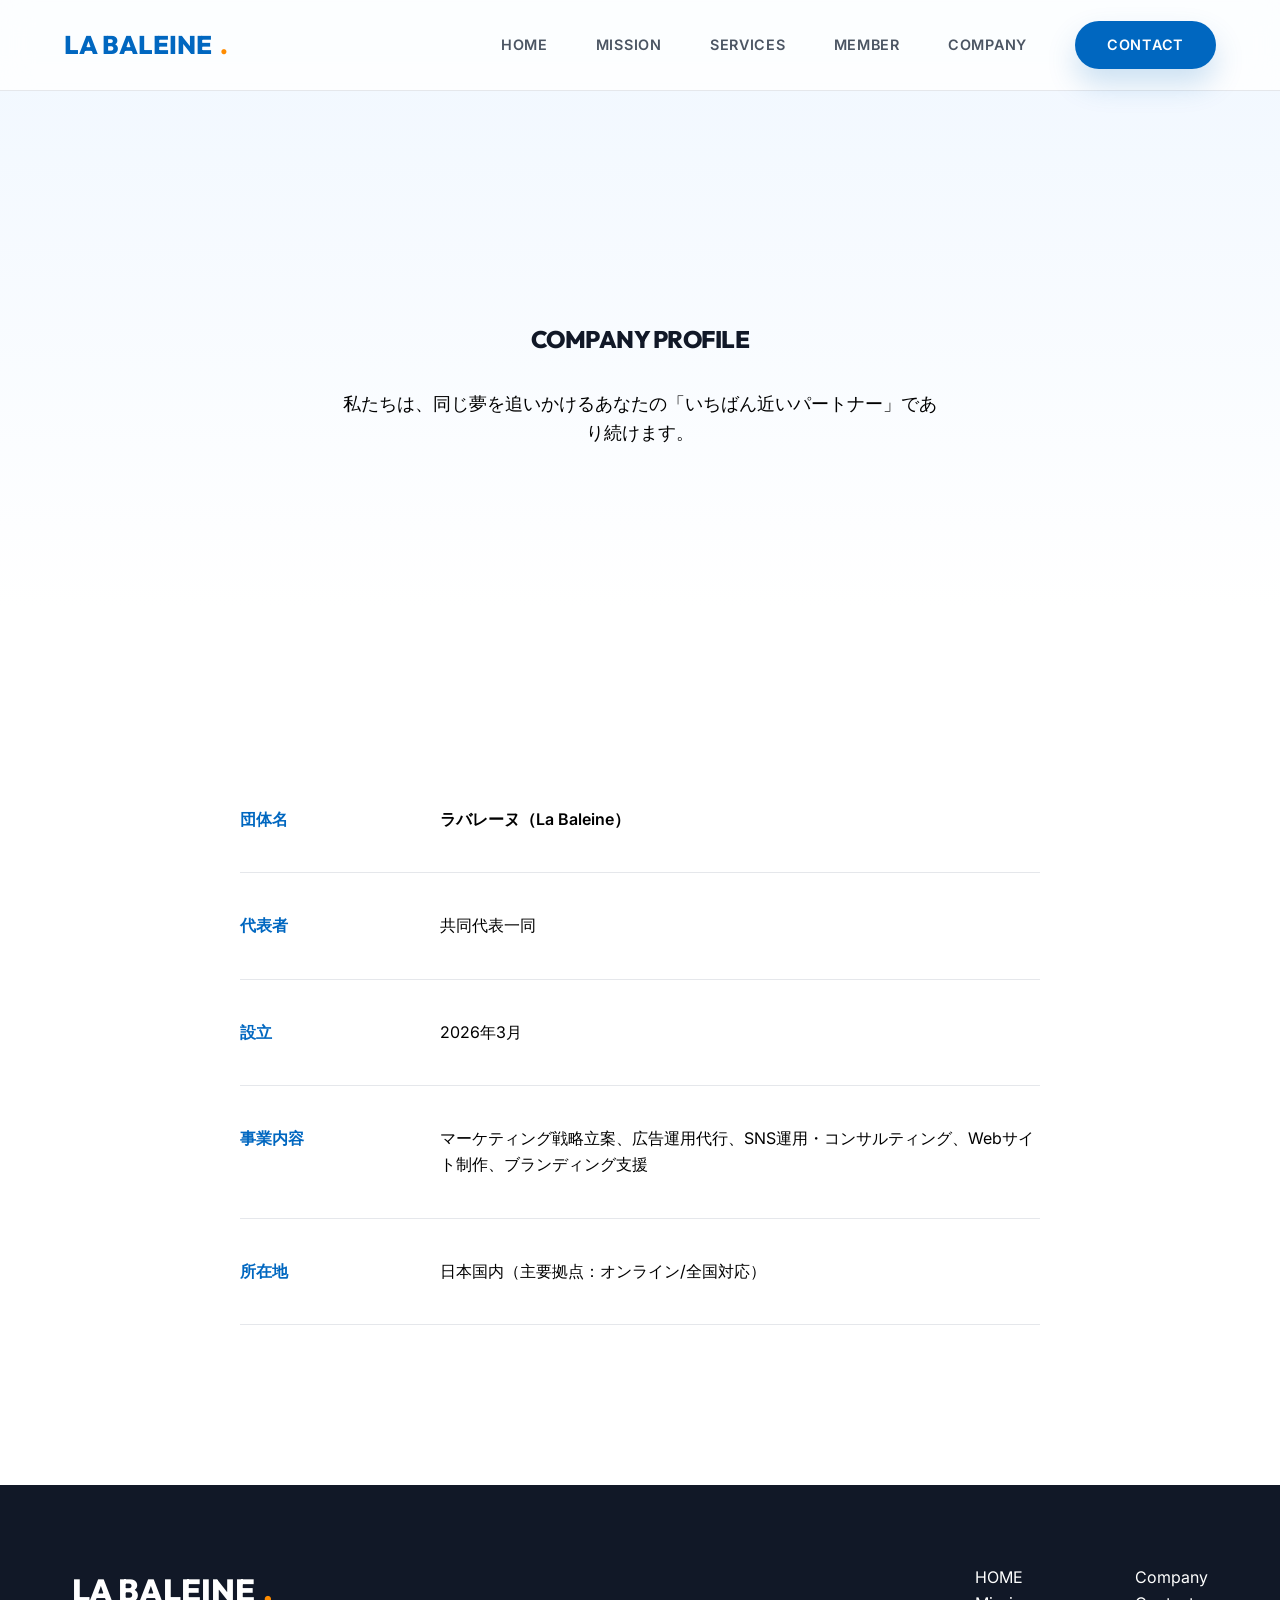
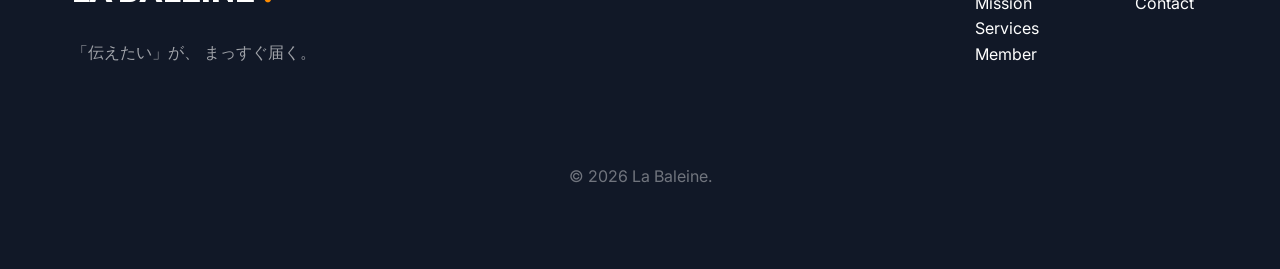
<file: company.html>
<!DOCTYPE html>
<html lang="ja">

<head>
    <meta charset="UTF-8">
    <meta name="viewport" content="width=device-width, initial-scale=1.0">
    <title>会社概要 | La Baleine</title>
    <link rel="stylesheet" href="style.css">
</head>

<body>
    <header>
        <nav>
            <a href="index.html" class="logo">LA BALEINE<span>.</span></a>
            <div class="menu-toggle">
                <span></span>
                <span></span>
                <span></span>
            </div>
            <ul class="nav-links">
                <li><a href="index.html">HOME</a></li>
                <li><a href="mission.html">Mission</a></li>
                <li><a href="services.html">Services</a></li>
                <li><a href="member.html">Member</a></li>
                <li><a href="company.html">Company</a></li>
                <li><a href="contact.html" class="btn btn-primary" style="padding: 0.8rem 2rem;">Contact</a></li>
            </ul>
        </nav>
    </header>

    <main>
        <section class="page-header"
            style="padding-top: 20rem; background: linear-gradient(to bottom, #f0f7ff, var(--bg-white)); text-align: center;">
            <div class="container">
                <h1 class="reveal">COMPANY PROFILE</h1>
                <p class="reveal"
                    style="color: #000000; margin-top: 2rem; font-size: 1.1rem; max-width: 600px; margin-left: auto; margin-right: auto;">
                    私たちは、同じ夢を追いかけるあなたの「いちばん近いパートナー」であり続けます。</p>
            </div>
        </section>

        <!-- Company Info Table -->
        <section class="company-info" style="padding: 10rem 0;">
            <div class="container">
                <div class="reveal" style="max-width: 800px; margin: 0 auto;">
                    <div class="info-row" style="display: flex; border-bottom: 1px solid var(--border-light); padding: 2.5rem 0;">
                        <div class="info-label" style="width: 200px; font-weight: 800; color: var(--brand-blue); font-family: 'Outfit'; flex-shrink: 0;">
                            団体名</div>
                        <div style="font-weight: 600; color: #000000;">ラバレーヌ（La Baleine）</div>
                    </div>
                    <div class="info-row" style="display: flex; border-bottom: 1px solid var(--border-light); padding: 2.5rem 0;">
                        <div class="info-label" style="width: 200px; font-weight: 800; color: var(--brand-blue); font-family: 'Outfit'; flex-shrink: 0;">
                            代表者</div>
                        <div style="color: #000000;">共同代表一同</div>
                    </div>
                    <div class="info-row" style="display: flex; border-bottom: 1px solid var(--border-light); padding: 2.5rem 0;">
                        <div class="info-label" style="width: 200px; font-weight: 800; color: var(--brand-blue); font-family: 'Outfit'; flex-shrink: 0;">設立
                        </div>
                        <div style="color: #000000;">2026年3月</div>
                    </div>
                    <div class="info-row" style="display: flex; border-bottom: 1px solid var(--border-light); padding: 2.5rem 0;">
                        <div class="info-label" style="width: 200px; font-weight: 800; color: var(--brand-blue); font-family: 'Outfit'; flex-shrink: 0;">
                            事業内容</div>
                        <div style="color: #000000;">マーケティング戦略立案、広告運用代行、SNS運用・コンサルティング、Webサイト制作、ブランディング支援</div>
                    </div>
                    <div class="info-row" style="display: flex; border-bottom: 1px solid var(--border-light); padding: 2.5rem 0;">
                        <div class="info-label" style="width: 200px; font-weight: 800; color: var(--brand-blue); font-family: 'Outfit'; flex-shrink: 0;">
                            所在地</div>
                        <div style="color: #000000;">日本国内（主要拠点：オンライン/全国対応）</div>
                    </div>
                </div>
            </div>
        </section>
    </main>

    <footer style="padding: 5rem 0; background: var(--text-primary); color: #ffffff;">
        <div class="container">
            <div style="display: flex; justify-content: space-between; flex-wrap: wrap; gap: 4rem;">
                <div>
                    <a href="index.html" class="logo" style="color: #ffffff; font-size: 2rem;">LA
                        BALEINE<span>.</span></a>
                    <p style="margin-top: 1.5rem; color: rgba(255,255,255,0.6);">「伝えたい」が、
まっすぐ届く。</p>
                </div>
                <div style="display: flex; gap: 6rem;">
                    <ul style="list-style: none;">
                        <li><a href="index.html" style="color: #ffffff; text-decoration: none;">HOME</a></li>
                        <li><a href="mission.html" style="color: #ffffff; text-decoration: none;">Mission</a></li>
                        <li><a href="services.html" style="color: #ffffff; text-decoration: none;">Services</a></li>
                        <li><a href="member.html" style="color: #ffffff; text-decoration: none;">Member</a></li>
                    </ul>
                    <ul style="list-style: none;">
                        <li><a href="company.html" style="color: #ffffff; text-decoration: none;">Company</a></li>
                        <li><a href="contact.html" style="color: #ffffff; text-decoration: none;">Contact</a></li>
                    </ul>
                </div>
            </div>
            <div style="margin-top: 6rem; text-align: center; color: rgba(255,255,255,0.4);">&copy; 2026 La Baleine.
            </div>
        </div>
    </footer>
    <script src="script.js"></script>
</body>

</html>
</file>
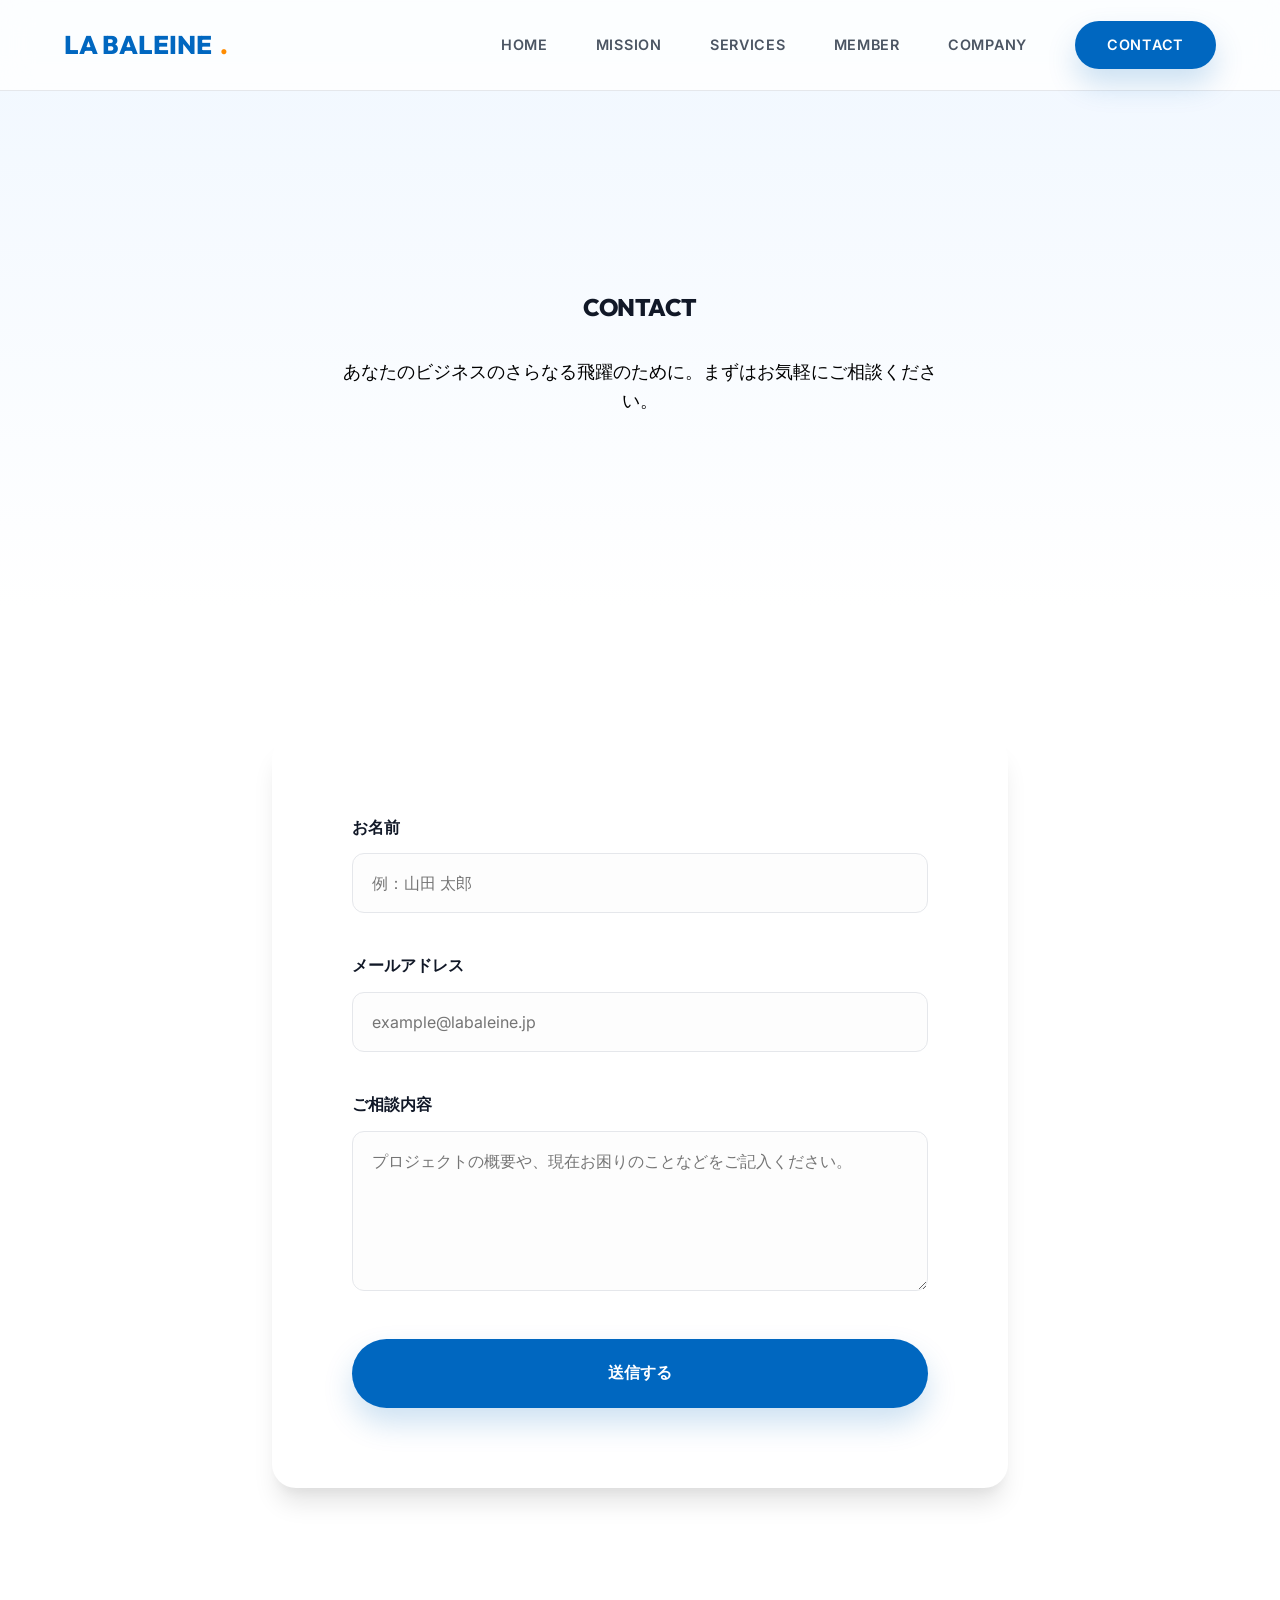
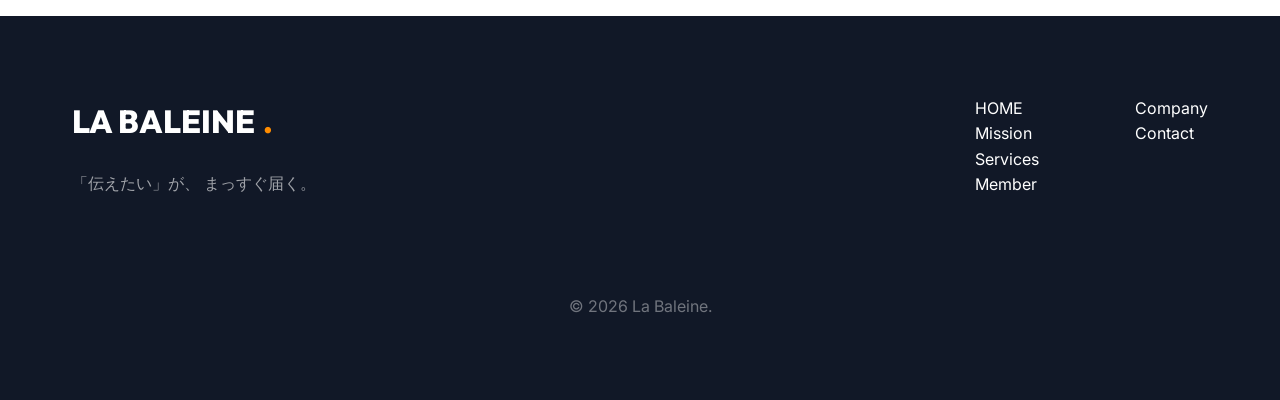
<file: contact.html>
<!DOCTYPE html>
<html lang="ja">

<head>
    <meta charset="UTF-8">
    <meta name="viewport" content="width=device-width, initial-scale=1.0">
    <title>CONTACT | La Baleine</title>
    <link rel="stylesheet" href="style.css">
</head>

<body>
    <header>
        <nav>
            <a href="index.html" class="logo">LA BALEINE<span>.</span></a>
            <div class="menu-toggle">
                <span></span>
                <span></span>
                <span></span>
            </div>
            <ul class="nav-links">
                <li><a href="index.html">HOME</a></li>
                <li><a href="mission.html">Mission</a></li>
                <li><a href="services.html">Services</a></li>
                <li><a href="member.html">Member</a></li>
                <li><a href="company.html">Company</a></li>
                <li><a href="contact.html" class="btn btn-primary" style="padding: 0.8rem 2rem;">Contact</a></li>
            </ul>
        </nav>
    </header>

    <main>
        <section class="page-header"
            style="padding-top: 18rem; text-align: center; background: linear-gradient(to bottom, #f0f7ff, var(--bg-white));">
            <div class="container">
                <h1 class="reveal">CONTACT</h1>
                <p class="reveal" style="color: #000000; max-width: 600px; margin: 2rem auto; font-size: 1.1rem;">
                    あなたのビジネスのさらなる飛躍のために。まずはお気軽にご相談ください。
                </p>
            </div>
        </section>

        <section class="contact-section" style="padding: 8rem 0;">
            <div class="container" style="max-width: 800px;">
                <form class="reveal card" style="padding: 5rem; box-shadow: var(--shadow-lg);">
                    <div class="form-group">
                        <label>お名前</label>
                        <input type="text" placeholder="例：山田 太郎">
                    </div>
                    <div class="form-group">
                        <label>メールアドレス</label>
                        <input type="email" placeholder="example@labaleine.jp">
                    </div>
                    <div class="form-group">
                        <label>ご相談内容</label>
                        <textarea rows="6" placeholder="プロジェクトの概要や、現在お困りのことなどをご記入ください。"></textarea>
                    </div>
                    <button type="submit" class="btn btn-primary" style="width: 100%; padding: 1.5rem;">送信する</button>
                </form>
            </div>
        </section>
    </main>

    <footer style="padding: 5rem 0; background: var(--text-primary); color: #ffffff;">
        <div class="container">
            <div style="display: flex; justify-content: space-between; flex-wrap: wrap; gap: 4rem;">
                <div>
                    <a href="index.html" class="logo" style="color: #ffffff; font-size: 2rem;">LA
                        BALEINE<span>.</span></a>
                    <p style="margin-top: 1.5rem; color: rgba(255,255,255,0.6);">「伝えたい」が、
まっすぐ届く。</p>
                </div>
                <div style="display: flex; gap: 6rem;">
                    <ul style="list-style: none;">
                        <li><a href="index.html" style="color: #ffffff; text-decoration: none;">HOME</a></li>
                        <li><a href="mission.html" style="color: #ffffff; text-decoration: none;">Mission</a></li>
                        <li><a href="services.html" style="color: #ffffff; text-decoration: none;">Services</a></li>
                        <li><a href="member.html" style="color: #ffffff; text-decoration: none;">Member</a></li>
                    </ul>
                    <ul style="list-style: none;">
                        <li><a href="company.html" style="color: #ffffff; text-decoration: none;">Company</a></li>
                        <li><a href="contact.html" style="color: #ffffff; text-decoration: none;">Contact</a></li>
                    </ul>
                </div>
            </div>
            <div style="margin-top: 6rem; text-align: center; color: rgba(255,255,255,0.4);">&copy; 2026 La Baleine.
            </div>
        </div>
    </footer>
    <script src="script.js"></script>
</body>

</html>
</file>
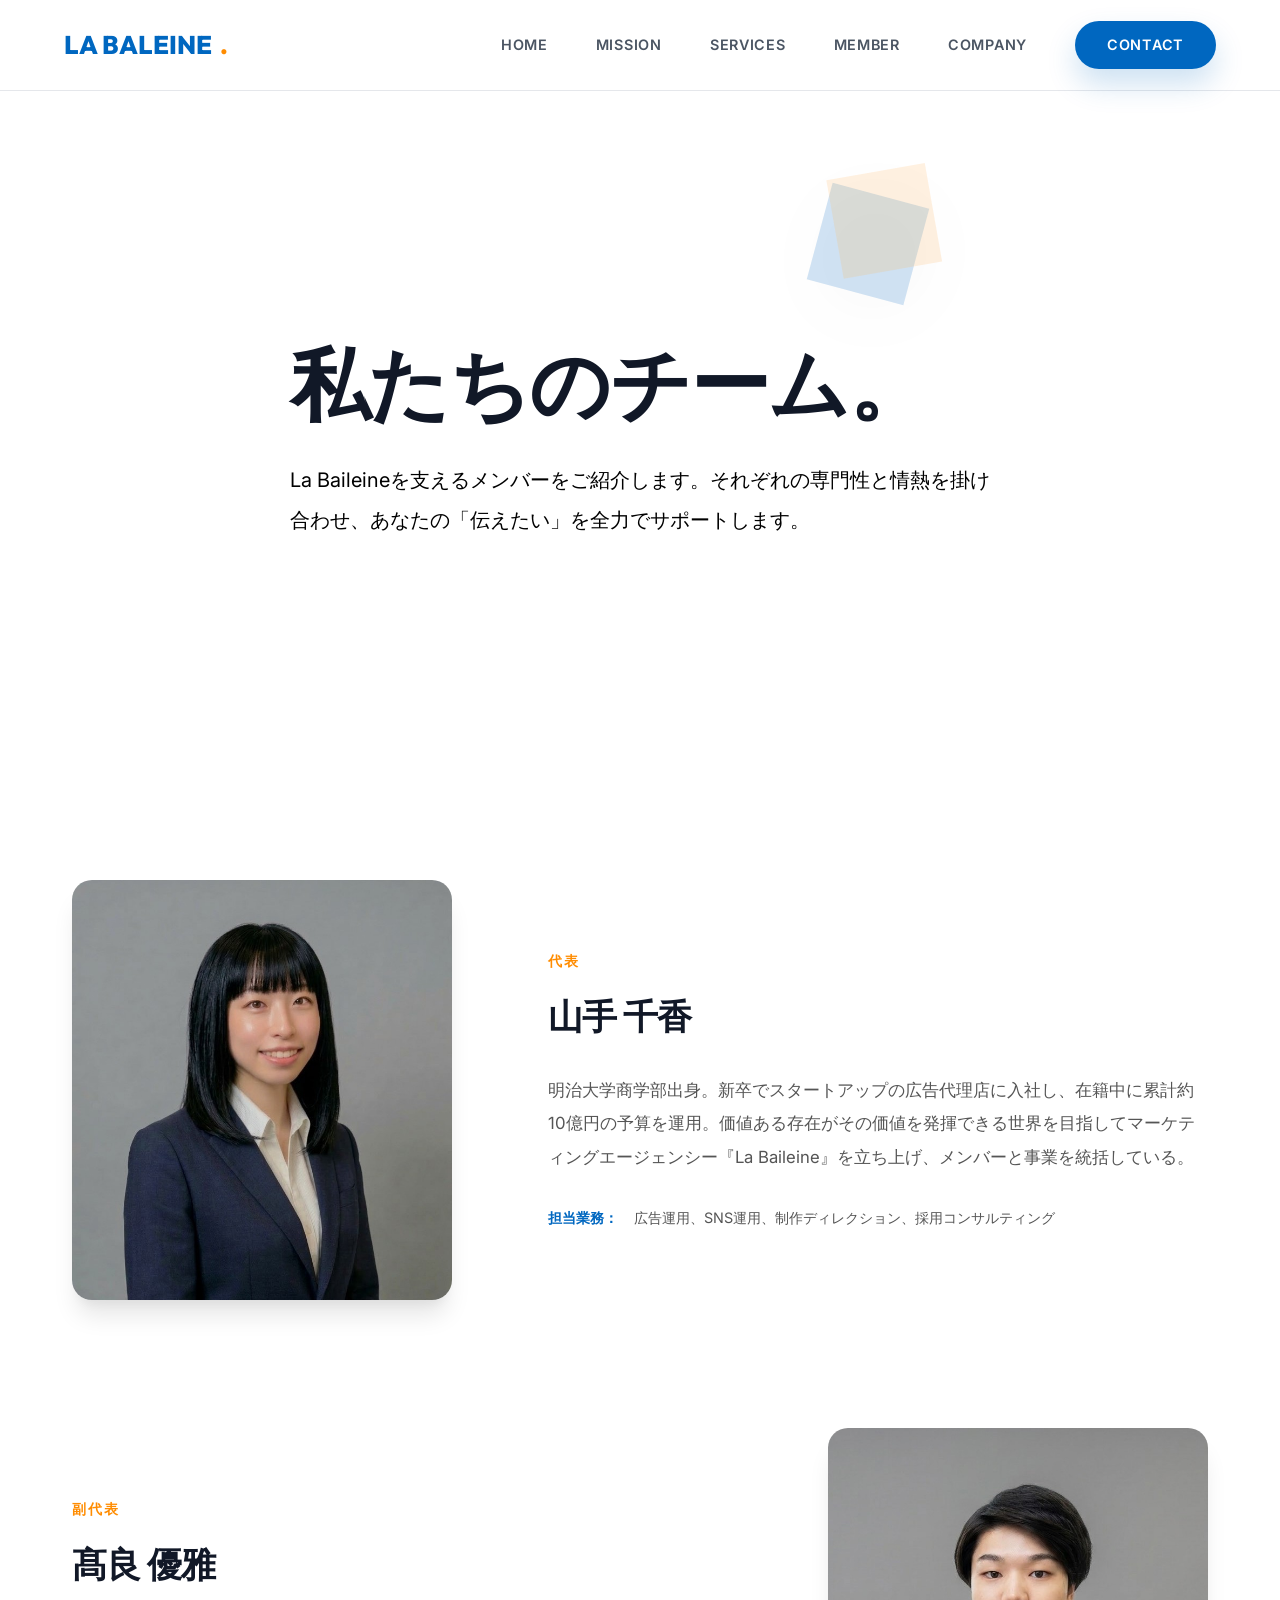
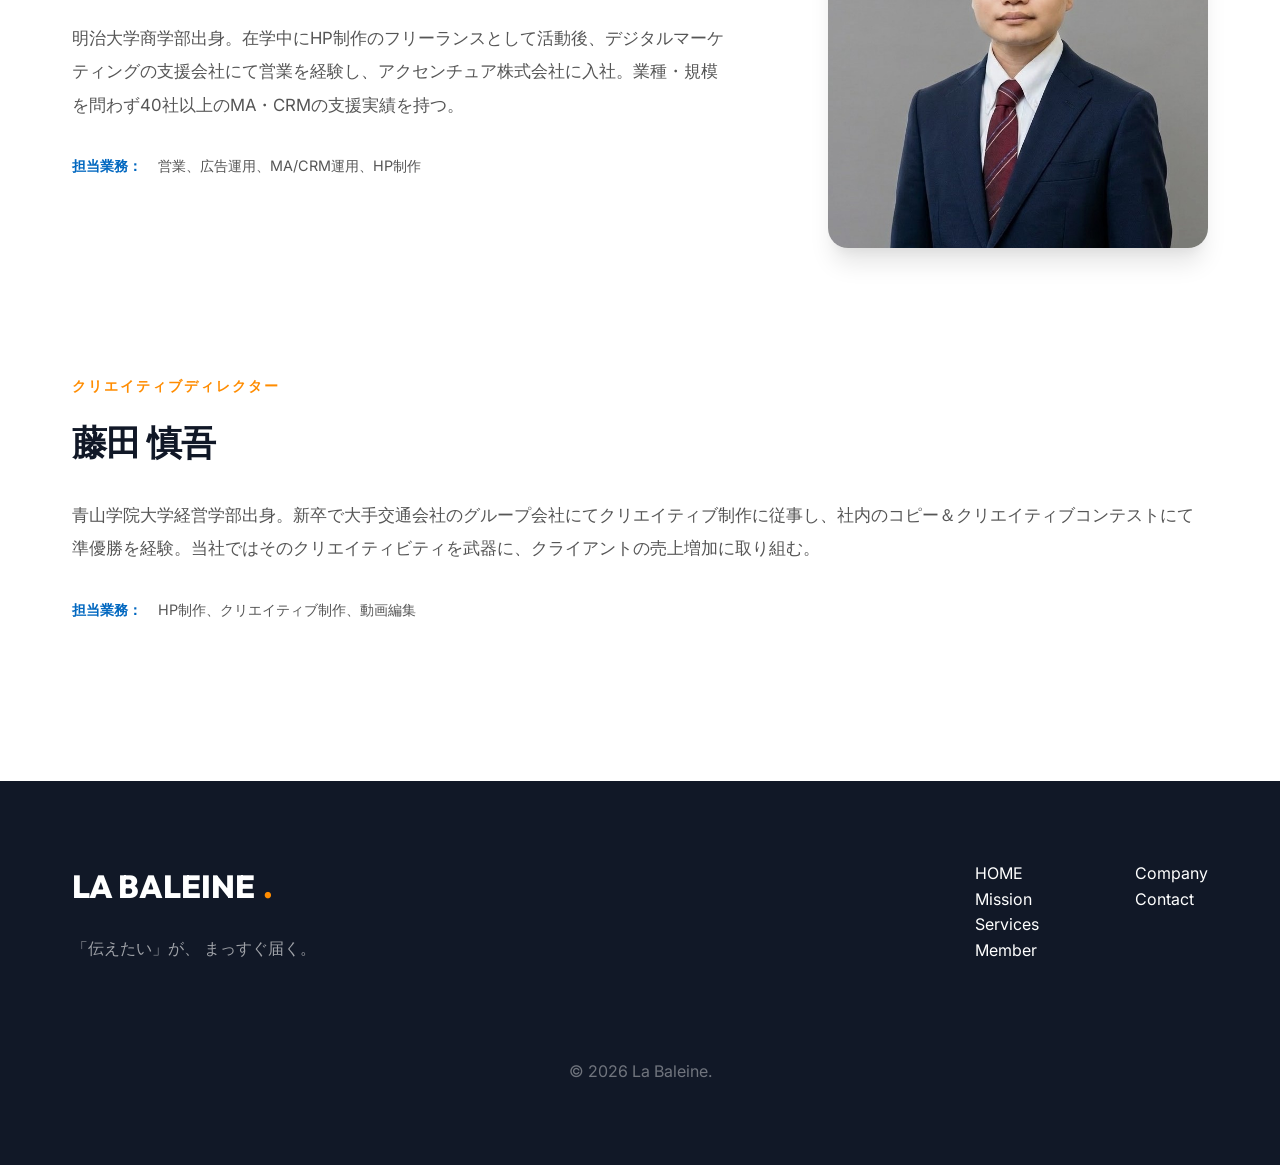
<file: member.html>
<!DOCTYPE html>
<html lang="ja">

<head>
    <meta charset="UTF-8">
    <meta name="viewport" content="width=device-width, initial-scale=1.0">
    <title>MEMBER | La Baleine</title>
    <link rel="stylesheet" href="style.css">
</head>

<body>
    <header>
        <nav>
            <a href="index.html" class="logo">LA BALEINE<span>.</span></a>
            <div class="menu-toggle">
                <span></span>
                <span></span>
                <span></span>
            </div>
            <ul class="nav-links">
                <li><a href="index.html">HOME</a></li>
                <li><a href="mission.html">Mission</a></li>
                <li><a href="services.html">Services</a></li>
                <li><a href="member.html">Member</a></li>
                <li><a href="company.html">Company</a></li>
                <li><a href="contact.html" class="btn btn-primary" style="padding: 0.8rem 2rem;">Contact</a></li>
            </ul>
        </nav>
    </header>

    <main>
        <section class="page-header"
            style="padding-top: 20rem; text-align: left; background: var(--bg-white); position: relative; overflow: hidden; min-height: 80vh; display: flex; align-items: center;">
            <div class="hero-shapes" style="left: 60%; opacity: 0.6;">
                <svg class="shape" style="width: 200px; top: 0; left: 0;" viewBox="0 0 200 200">
                    <rect x="50" y="50" width="100" height="100" fill="var(--brand-blue)" opacity="0.3"
                        transform="rotate(15 100 100)" />
                    <rect x="70" y="30" width="100" height="100" fill="var(--accent-orange)" opacity="0.2"
                        transform="rotate(-10 100 100)" />
                </svg>
            </div>
            <div class="container" style="position: relative; z-index: 10;">
                <h1 class="reveal" style="font-size: 5rem; line-height: 1.1; margin-bottom: 2rem;">
                    私たちの<span>チーム。</span>
                </h1>
                <p class="reveal" style="color: #000000; max-width: 700px; font-size: 1.25rem; line-height: 2;">
                    La Baileineを支えるメンバーをご紹介します。それぞれの専門性と情熱を掛け合わせ、あなたの「伝えたい」を全力でサポートします。
                </p>
            </div>
        </section>

        <section class="member-section">
            <div class="container">

                <div class="member-card reveal">
                    <div class="member-img-wrap">
                        <img src="image/yamате_chika.jpg.jpg" alt="山手 千香" style="object-position: center top;">
                    </div>
                    <div class="member-info">
                        <span class="member-role">代表</span>
                        <h3 class="member-name">山手 千香</h3>
                        <p class="member-bio">明治大学商学部出身。新卒でスタートアップの広告代理店に入社し、在籍中に累計約10億円の予算を運用。価値ある存在がその価値を発揮できる世界を目指してマーケティングエージェンシー『La Baileine』を立ち上げ、メンバーと事業を統括している。</p>
                        <dl class="member-details">
                            <dt>担当業務：</dt>
                            <dd>広告運用、SNS運用、制作ディレクション、採用コンサルティング</dd>
                        </dl>
                    </div>
                </div>

                <div class="member-card member-card--reverse reveal">
                    <div class="member-img-wrap">
                        <img src="image/takara_yuga.jpg.jpg" alt="髙良 優雅">
                    </div>
                    <div class="member-info">
                        <span class="member-role">副代表</span>
                        <h3 class="member-name">髙良 優雅</h3>
                        <p class="member-bio">明治大学商学部出身。在学中にHP制作のフリーランスとして活動後、デジタルマーケティングの支援会社にて営業を経験し、アクセンチュア株式会社に入社。業種・規模を問わず40社以上のMA・CRMの支援実績を持つ。</p>
                        <dl class="member-details">
                            <dt>担当業務：</dt>
                            <dd>営業、広告運用、MA/CRM運用、HP制作</dd>
                        </dl>
                    </div>
                </div>

                <div class="member-card reveal">
                    <div class="member-info">
                        <span class="member-role">クリエイティブディレクター</span>
                        <h3 class="member-name">藤田 慎吾</h3>
                        <p class="member-bio">青山学院大学経営学部出身。新卒で大手交通会社のグループ会社にてクリエイティブ制作に従事し、社内のコピー＆クリエイティブコンテストにて準優勝を経験。当社ではそのクリエイティビティを武器に、クライアントの売上増加に取り組む。</p>
                        <dl class="member-details">
                            <dt>担当業務：</dt>
                            <dd>HP制作、クリエイティブ制作、動画編集</dd>
                        </dl>
                    </div>
                </div>

            </div>
        </section>
    </main>

    <footer style="padding: 5rem 0; background: var(--text-primary); color: #ffffff;">
        <div class="container">
            <div style="display: flex; justify-content: space-between; flex-wrap: wrap; gap: 4rem;">
                <div>
                    <a href="index.html" class="logo" style="color: #ffffff; font-size: 2rem;">LA
                        BALEINE<span>.</span></a>
                    <p style="margin-top: 1.5rem; color: rgba(255,255,255,0.6);">「伝えたい」が、
まっすぐ届く。</p>
                </div>
                <div style="display: flex; gap: 6rem;">
                    <ul style="list-style: none;">
                        <li><a href="index.html" style="color: #ffffff; text-decoration: none;">HOME</a></li>
                        <li><a href="mission.html" style="color: #ffffff; text-decoration: none;">Mission</a></li>
                        <li><a href="services.html" style="color: #ffffff; text-decoration: none;">Services</a></li>
                        <li><a href="member.html" style="color: #ffffff; text-decoration: none;">Member</a></li>
                    </ul>
                    <ul style="list-style: none;">
                        <li><a href="company.html" style="color: #ffffff; text-decoration: none;">Company</a></li>
                        <li><a href="contact.html" style="color: #ffffff; text-decoration: none;">Contact</a></li>
                    </ul>
                </div>
            </div>
            <div style="margin-top: 6rem; text-align: center; color: rgba(255,255,255,0.4);">&copy; 2026 La Baleine.
            </div>
        </div>
    </footer>
    <script src="script.js"></script>
</body>

</html>
</file>
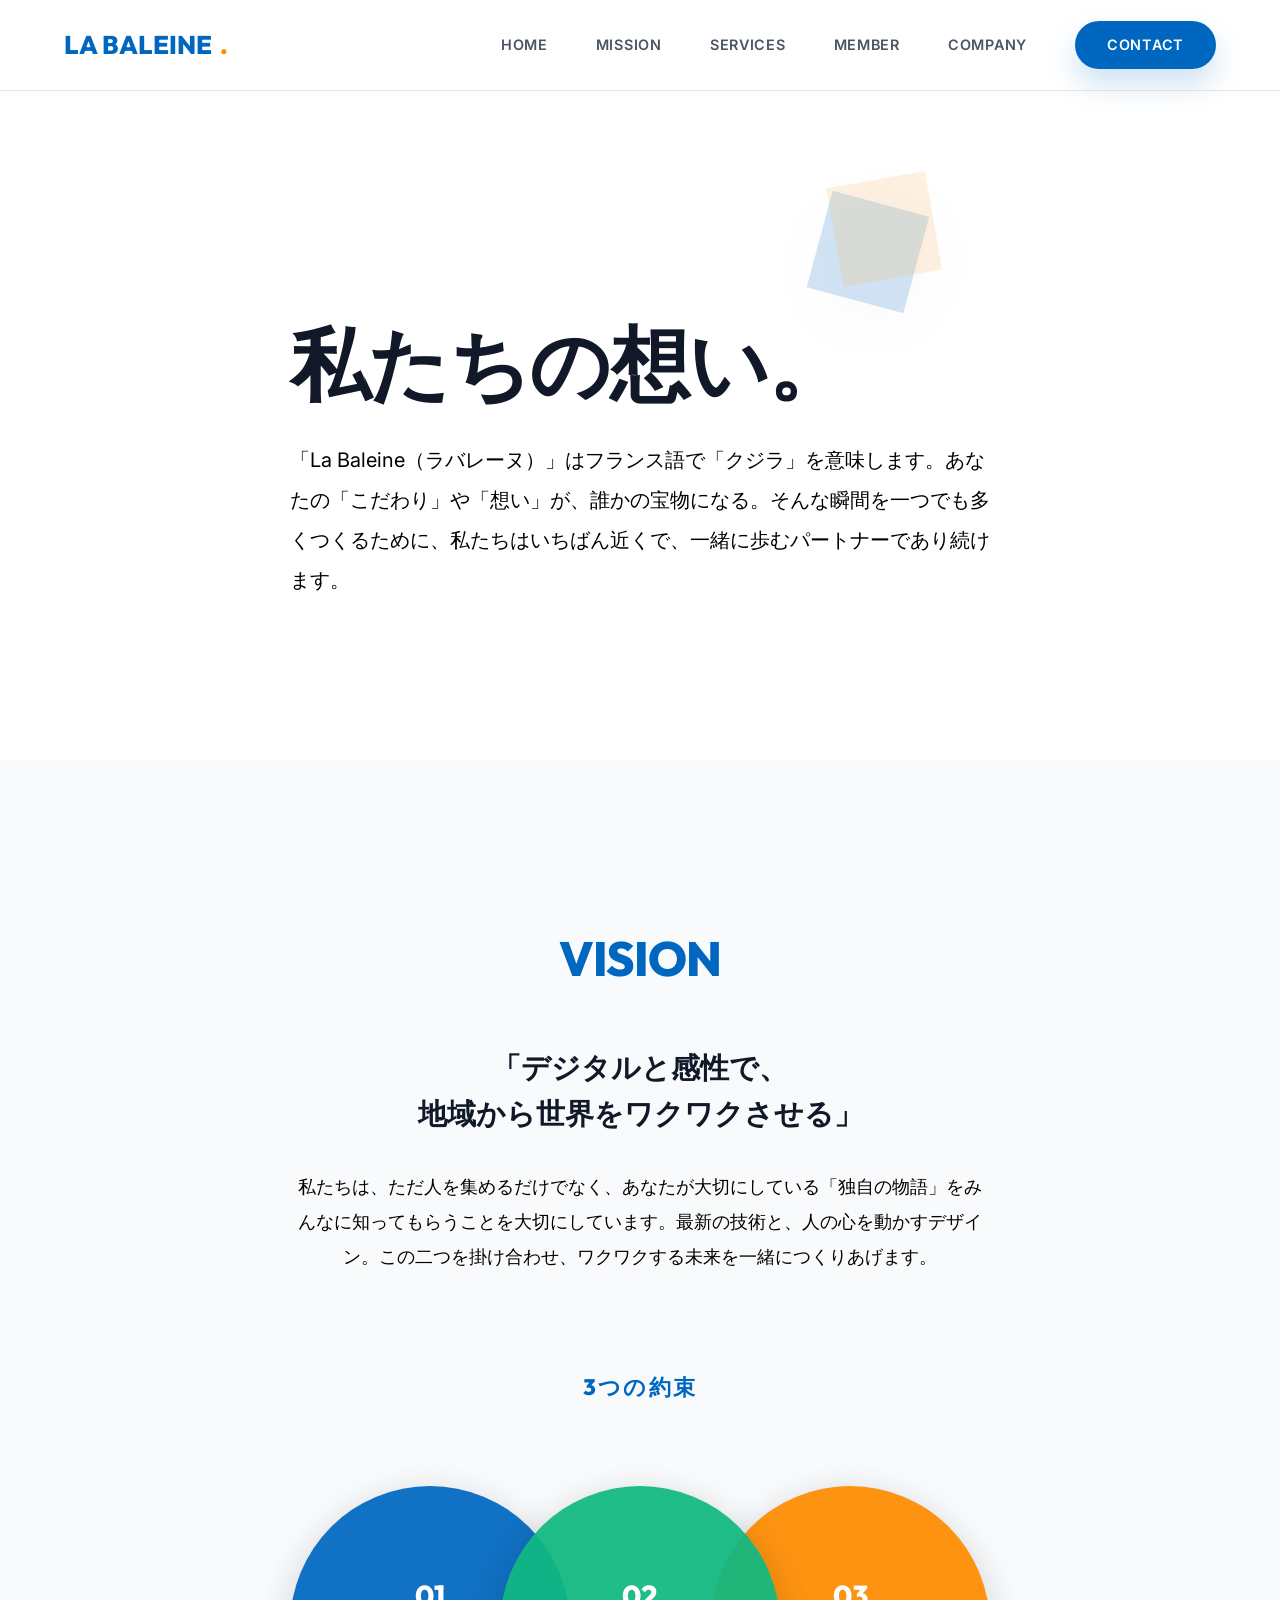
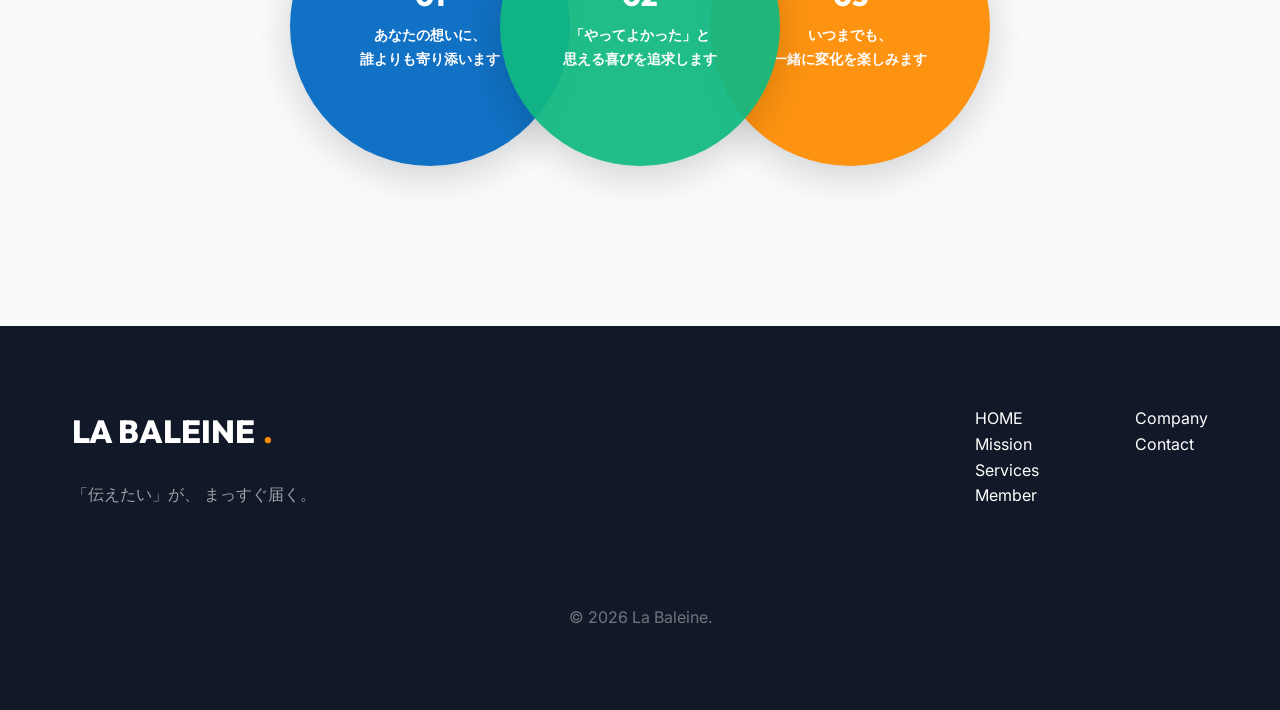
<file: mission.html>
<!DOCTYPE html>
<html lang="ja">

<head>
    <meta charset="UTF-8">
    <meta name="viewport" content="width=device-width, initial-scale=1.0">
    <title>MISSION | La Baleine</title>
    <link rel="stylesheet" href="style.css">
</head>

<body>
    <header>
        <nav>
            <a href="index.html" class="logo">LA BALEINE<span>.</span></a>
            <div class="menu-toggle">
                <span></span>
                <span></span>
                <span></span>
            </div>
            <ul class="nav-links">
                <li><a href="index.html">HOME</a></li>
                <li><a href="mission.html">Mission</a></li>
                <li><a href="services.html">Services</a></li>
                <li><a href="member.html">Member</a></li>
                <li><a href="company.html">Company</a></li>
                <li><a href="contact.html" class="btn btn-primary" style="padding: 0.8rem 2rem;">Contact</a></li>
            </ul>
        </nav>
    </header>

    <main>
        <section class="page-header"
            style="padding-top: 20rem; text-align: left; background: var(--bg-white); position: relative; overflow: hidden; min-height: 80vh; display: flex; align-items: center;">
            <div class="hero-shapes" style="left: 60%; opacity: 0.6;">
                <svg class="shape" style="width: 200px; top: 0; left: 0;" viewBox="0 0 200 200">
                    <rect x="50" y="50" width="100" height="100" fill="var(--brand-blue)" opacity="0.3"
                        transform="rotate(15 100 100)" />
                    <rect x="70" y="30" width="100" height="100" fill="var(--accent-orange)" opacity="0.2"
                        transform="rotate(-10 100 100)" />
                </svg>
            </div>
            <div class="container" style="position: relative; z-index: 10;">
                <h1 class="reveal" style="font-size: 5rem; line-height: 1.1; margin-bottom: 2rem;">
                    私たちの<span>想い。</span>
                </h1>
                <p class="reveal" style="color: #000000; max-width: 700px; font-size: 1.25rem; line-height: 2;">
                    「La
                    Baleine（ラバレーヌ）」はフランス語で「クジラ」を意味します。あなたの「こだわり」や「想い」が、誰かの宝物になる。そんな瞬間を一つでも多くつくるために、私たちはいちばん近くで、一緒に歩むパートナーであり続けます。
                </p>
            </div>
        </section>

        <section class="vision-section" style="padding: 10rem 0; background: #f8fafc;">
            <div class="container" style="text-align: center;">
                <h2 class="vision-h2 reveal" style="font-size: 3rem; margin-bottom: 3rem; color: var(--brand-blue);">
                    VISION</h2>
                <p class="vision-quote reveal"
                    style="font-size: 1.8rem; font-weight: 800; line-height: 1.6; color: var(--text-primary); margin-bottom: 2rem;">
                    「デジタルと感性で、<br>地域から世界をワクワクさせる」
                </p>
                <p class="reveal" style="color: #000000; line-height: 2; font-size: 1.1rem; max-width: 700px; margin: 0 auto;">
                    私たちは、ただ人を集めるだけでなく、あなたが大切にしている「独自の物語」をみんなに知ってもらうことを大切にしています。最新の技術と、人の心を動かすデザイン。この二つを掛け合わせ、ワクワクする未来を一緒につくりあげます。
                </p>

                <h3 class="reveal" style="margin-top: 6rem; margin-bottom: 0; font-size: 1.4rem; color: var(--brand-blue); letter-spacing: 0.1em;">3つの約束</h3>

                <div class="promises-row reveal">
                    <div class="promise-item">
                        <div class="promise-circle" style="background: var(--brand-blue);">
                            <span class="promise-num">01</span>
                            <p class="promise-text">あなたの想いに、<br>誰よりも寄り添います</p>
                        </div>
                    </div>
                    <div class="promise-item">
                        <div class="promise-circle" style="background: #10b981;">
                            <span class="promise-num">02</span>
                            <p class="promise-text">「やってよかった」と<br>思える喜びを追求します</p>
                        </div>
                    </div>
                    <div class="promise-item">
                        <div class="promise-circle" style="background: var(--accent-orange);">
                            <span class="promise-num">03</span>
                            <p class="promise-text">いつまでも、<br>一緒に変化を楽しみます</p>
                        </div>
                    </div>
                </div>
            </div>
        </section>
    </main>

    <footer style="padding: 5rem 0; background: var(--text-primary); color: #ffffff;">
        <div class="container">
            <div style="display: flex; justify-content: space-between; flex-wrap: wrap; gap: 4rem;">
                <div>
                    <a href="index.html" class="logo" style="color: #ffffff; font-size: 2rem;">LA
                        BALEINE<span>.</span></a>
                    <p style="margin-top: 1.5rem; color: rgba(255,255,255,0.6);">「伝えたい」が、
まっすぐ届く。</p>
                </div>
                <div style="display: flex; gap: 6rem;">
                    <ul style="list-style: none;">
                        <li><a href="index.html" style="color: #ffffff; text-decoration: none;">HOME</a></li>
                        <li><a href="mission.html" style="color: #ffffff; text-decoration: none;">Mission</a></li>
                        <li><a href="services.html" style="color: #ffffff; text-decoration: none;">Services</a></li>
                        <li><a href="member.html" style="color: #ffffff; text-decoration: none;">Member</a></li>
                    </ul>
                    <ul style="list-style: none;">
                        <li><a href="company.html" style="color: #ffffff; text-decoration: none;">Company</a></li>
                        <li><a href="contact.html" style="color: #ffffff; text-decoration: none;">Contact</a></li>
                    </ul>
                </div>
            </div>
            <div style="margin-top: 6rem; text-align: center; color: rgba(255,255,255,0.4);">&copy; 2026 La Baleine.
            </div>
        </div>
    </footer>
    <script src="script.js"></script>
</body>

</html>
</file>
<file: style.css>
@import url('https://fonts.googleapis.com/css2?family=Inter:wght@400;500;600;700&family=Outfit:wght@500;700;800&family=Playfair+Display:ital,wght@1,700;1,800&display=swap');

:root {
    --bg-white: #ffffff;
    --bg-soft: #f8fafc;
    --brand-blue: #0067c0;
    --brand-blue-deep: #004a8b;
    --brand-blue-soft: rgba(0, 103, 192, 0.05);
    --accent-orange: #ff8c00;
    --text-primary: #111827;
    --text-secondary: #4b5563;
    --border-light: #e5e7eb;
    --shadow-sm: 0 1px 2px 0 rgba(0, 0, 0, 0.05);
    --shadow-md: 0 4px 6px -1px rgba(0, 0, 0, 0.1), 0 2px 4px -1px rgba(0, 0, 0, 0.06);
    --shadow-lg: 0 20px 25px -5px rgba(0, 0, 0, 0.1), 0 10px 10px -5px rgba(0, 0, 0, 0.04);
    --transition-smooth: all 0.6s cubic-bezier(0.16, 1, 0.3, 1);
}

* {
    margin: 0;
    padding: 0;
    box-sizing: border-box;
}

html {
    scroll-behavior: smooth;
}

body {
    background-color: var(--bg-white);
    color: var(--text-primary);
    font-family: 'Inter', sans-serif;
    line-height: 1.6;
    overflow-x: hidden;
}

h1,
h2,
h3,
h4 {
    font-family: 'Outfit', sans-serif;
    font-weight: 800;
    letter-spacing: -0.02em;
}

/* --- Layout Utilities --- */

.container {
    max-width: 1200px;
    margin: 0 auto;
    padding: 0 2rem;
    position: relative;
    z-index: 2;
}

section {
    padding: 10rem 0;
    position: relative;
}

/* --- Slanted Backgrounds --- */

.section-slanted {
    background: var(--brand-blue);
    color: #ffffff;
    clip-path: polygon(0 10%, 100% 0, 100% 90%, 0 100%);
    margin: -5rem 0;
    padding: 15rem 0;
}

.section-slanted h2,
.section-slanted h3,
.section-slanted p {
    color: #ffffff;
}

/* --- Overlapping Decorative Text --- */

.deco-text {
    position: absolute;
    font-family: 'Playfair Display', serif;
    font-style: italic;
    font-size: 12rem;
    font-weight: 800;
    color: rgba(0, 103, 192, 0.03);
    z-index: 1;
    white-space: nowrap;
    pointer-events: none;
    line-height: 1;
}

.section-slanted .deco-text {
    color: rgba(255, 255, 255, 0.05);
}

/* --- Header & Nav --- */

header {
    position: fixed;
    top: 0;
    width: 100%;
    z-index: 1000;
    backdrop-filter: blur(15px);
    background: rgba(255, 255, 255, 0.8);
    border-bottom: 1px solid var(--border-light);
    transition: var(--transition-smooth);
}

nav {
    display: flex;
    justify-content: space-between;
    align-items: center;
    height: 90px;
    padding: 0 4rem;
}

.logo {
    font-family: 'Outfit', sans-serif;
    font-size: 1.6rem;
    font-weight: 800;
    color: var(--brand-blue);
    text-decoration: none;
    display: flex;
    align-items: center;
    gap: 0.5rem;
}

.logo span {
    color: var(--accent-orange);
}

.nav-links {
    display: flex;
    align-items: center;
    gap: 3rem;
    list-style: none;
}

.nav-links a {
    text-decoration: none;
    color: var(--text-secondary);
    font-weight: 600;
    font-size: 0.9rem;
    transition: var(--transition-smooth);
    text-transform: uppercase;
    letter-spacing: 0.05em;
}

.nav-links a:hover {
    color: var(--brand-blue);
}

/* --- Mobile Menu Toggle --- */
.menu-toggle {
    display: none;
    flex-direction: column;
    gap: 6px;
    cursor: pointer;
    z-index: 1100;
}

.menu-toggle span {
    display: block;
    width: 28px;
    height: 3px;
    background: var(--brand-blue);
    border-radius: 3px;
    transition: var(--transition-smooth);
}

.menu-toggle.active span:nth-child(1) {
    transform: translateY(9px) rotate(45deg);
}

.menu-toggle.active span:nth-child(2) {
    opacity: 0;
}

.menu-toggle.active span:nth-child(3) {
    transform: translateY(-9px) rotate(-45deg);
}

@media (max-width: 768px) {
    .menu-toggle {
        display: flex;
    }

    nav {
        padding: 0 2rem;
    }

    .nav-links {
        position: fixed;
        top: 0;
        right: -100%;
        width: 80%;
        height: 100vh;
        background: #ffffff;
        flex-direction: column;
        justify-content: center;
        gap: 2rem;
        box-shadow: -10px 0 30px rgba(0, 0, 0, 0.05);
        transition: var(--transition-smooth);
        z-index: 1050;
    }

    .nav-links.active {
        right: 0;
    }

    .nav-links a {
        font-size: 1.2rem;
    }
}

/* --- Hero Section --- */

.hero {
    min-height: 100vh;
    display: flex;
    align-items: center;
    position: relative;
    overflow: hidden;
    background: var(--bg-white);
    padding-top: 140px;
}

.hero .container {
    display: flex;
    justify-content: flex-start;
    /* Align content to the left */
}

.hero-content {
    max-width: 950px;
    text-align: left;
    /* Text align left */
    position: relative;
    z-index: 10;
}

/* --- Floating Geometric Shapes --- */
.hero-shapes {
    position: absolute;
    top: 50%;
    left: 10%;
    transform: translateY(-50%);
    width: 40%;
    height: 60%;
    pointer-events: none;
    z-index: 1;
}

.shape {
    position: absolute;
    filter: drop-shadow(0 20px 40px rgba(0, 0, 0, 0.1));
    animation: float 6s ease-in-out infinite;
}

@keyframes float {

    0%,
    100% {
        transform: translate(0, 0) rotate(0deg);
    }

    33% {
        transform: translate(15px, -20px) rotate(5deg);
    }

    66% {
        transform: translate(-10px, 15px) rotate(-5deg);
    }
}

/* ===== Scattered 3D Shapes ===== */
.scatter-shapes {
    position: relative;
    height: 80px;
    width: 100%;
    pointer-events: none;
    z-index: 5;
}

.s3d {
    position: absolute;
    animation: float3d 7s ease-in-out infinite;
}

@keyframes float3d {
    0%, 100% { transform: translate(0, 0) rotate(0deg) scale(1); }
    25%       { transform: translate(12px, -25px) rotate(20deg) scale(1.05); }
    50%       { transform: translate(-8px, -15px) rotate(-10deg) scale(0.95); }
    75%       { transform: translate(18px, 10px) rotate(15deg) scale(1.02); }
}

@keyframes spin3d {
    0%   { transform: rotateX(0deg) rotateY(0deg) rotateZ(0deg); }
    100% { transform: rotateX(360deg) rotateY(180deg) rotateZ(90deg); }
}

@keyframes pulse3d {
    0%, 100% { transform: scale(1) rotate(0deg); opacity: 0.9; }
    50%       { transform: scale(1.2) rotate(180deg); opacity: 0.6; }
}

@keyframes drift {
    0%, 100% { transform: translateY(0) translateX(0) rotate(0deg); }
    33%       { transform: translateY(-30px) translateX(15px) rotate(30deg); }
    66%       { transform: translateY(10px) translateX(-20px) rotate(-20deg); }
}

/* cube */
.s3d-cube {
    width: 40px; height: 40px;
    background: linear-gradient(135deg, #3b82f6, #1d4ed8);
    box-shadow: 6px 6px 0 #1e3a8a, 12px 12px 0 rgba(30,58,138,0.3);
    animation: float3d 8s ease-in-out infinite;
}

/* sphere */
.s3d-sphere {
    border-radius: 50%;
    background: radial-gradient(circle at 35% 35%, #f97316, #b45309);
    box-shadow: 8px 10px 20px rgba(180,83,9,0.4);
    animation: pulse3d 5s ease-in-out infinite;
}

/* triangle */
.s3d-tri {
    width: 0; height: 0;
    background: transparent !important;
    box-shadow: none !important;
    animation: drift 9s ease-in-out infinite;
}

/* diamond */
.s3d-diamond {
    transform: rotate(45deg);
    background: linear-gradient(135deg, #a855f7, #7c3aed);
    box-shadow: 5px 5px 0 #5b21b6, 10px 10px 0 rgba(91,33,182,0.3);
    animation: float3d 6s ease-in-out infinite;
}

/* donut (ring) */
.s3d-ring {
    border-radius: 50%;
    background: transparent;
    border-width: 8px;
    border-style: solid;
    animation: drift 7s ease-in-out infinite;
}

/* cylinder-like pill */
.s3d-pill {
    border-radius: 100px;
    background: linear-gradient(180deg, #34d399, #059669);
    box-shadow: 4px 8px 0 #065f46, 8px 14px 8px rgba(6,95,70,0.3);
    animation: float3d 10s ease-in-out infinite;
}

.hero h1 {
    font-size: 5.5rem;
    line-height: 1;
    margin-bottom: 2.5rem;
}

.hero h1 span {
    color: var(--brand-blue);
}

.hero p {
    font-size: 1.4rem;
    color: var(--text-secondary);
    margin-bottom: 3.5rem;
    line-height: 1.8;
}

/* --- Buttons --- */

.btn {
    display: inline-block;
    padding: 1.2rem 3rem;
    border-radius: 50px;
    text-decoration: none;
    font-weight: 700;
    font-size: 1rem;
    transition: var(--transition-smooth);
    border: none;
    cursor: pointer;
    text-align: center;
}

.btn-primary {
    background-color: var(--brand-blue);
    color: #ffffff !important;
    box-shadow: 0 15px 30px rgba(0, 103, 192, 0.2);
}

.btn-primary:hover {
    transform: translateY(-3px) scale(1.02);
    background-color: var(--brand-blue-deep);
}

.btn-outline {
    background: transparent;
    border: 2px solid var(--brand-blue);
    color: var(--brand-blue);
}

/* --- Cards --- */

.services-grid {
    display: grid;
    grid-template-columns: repeat(auto-fit, minmax(280px, 1fr));
    gap: 2.5rem;
}

.card {
    background: var(--bg-white);
    border: none;
    padding: 0;
    overflow: hidden;
    border-radius: 24px;
    transition: var(--transition-smooth);
    box-shadow: var(--shadow-md);
}

.card-content {
    padding: 3rem;
}

.card-img {
    width: 100%;
    height: 240px;
    object-fit: cover;
}

.card:hover {
    transform: translateY(-15px);
    box-shadow: var(--shadow-lg);
}

/* --- Animations --- */

.reveal {
    opacity: 0;
    transform: translateY(40px);
    transition: var(--transition-smooth);
}

.reveal.active {
    opacity: 1;
    transform: translateY(0);
}

/* --- Responsive --- */

@media (max-width: 1024px) {
    .hero h1 {
        font-size: 4rem;
    }

    .deco-text {
        font-size: 8rem;
    }
}

@media (max-width: 768px) {
    .nav-links {
        display: flex;
        /* Override display: none in previous block */
    }

    .hero h1 {
        font-size: 3rem;
        margin-bottom: 2rem;
        white-space: normal !important;
    }

    .hero p {
        font-size: 1.1rem;
    }

    .hero {
        padding-top: 100px;
    }

    section {
        padding: 5rem 0;
    }

    .section-slanted {
        clip-path: polygon(0 3%, 100% 0, 100% 97%, 0 100%);
        padding: 8rem 0 !important;
        margin: -2rem 0 !important;
    }

    .deco-text {
        display: none;
    }

    /* Container Spacing for Mobile */
    .container {
        padding: 0 1.5rem;
    }

    /* Column Stacking Utility */
    .flex-row-responsive {
        flex-direction: column !important;
        gap: 2rem !important;
    }

    .flex-reverse-responsive {
        flex-direction: column-reverse !important;
        gap: 2rem !important;
    }

    /* === Portal Sections (index.html) === */
    .portal-section {
        height: auto !important;
        min-height: unset !important;
        padding: 6rem 0 !important;
    }

    .portal-content {
        flex-direction: column !important;
        gap: 2rem !important;
    }

    .portal-content > div {
        flex: none !important;
        width: 100% !important;
        text-align: left !important;
    }

    .portal-content img {
        width: 100% !important;
    }

    .portal-title {
        font-size: 2rem !important;
        margin-bottom: 1rem !important;
    }

    .portal-desc {
        font-size: 0.95rem !important;
        margin-bottom: 1.5rem !important;
        max-width: 100% !important;
    }

    /* === Hero decorative elements === */
    .whale-container {
        display: none;
    }

    /* === Contact CTA (index.html) === */
    #contact h2 {
        font-size: 2.2rem !important;
    }

    #contact p {
        font-size: 1rem !important;
        margin-bottom: 2.5rem !important;
    }

    /* === Page Headers (subpages) === */
    .page-header {
        padding-top: 12rem !important;
        min-height: auto !important;
    }

    .page-header h1 {
        font-size: 3rem !important;
    }

    /* Misc Grid/Flex Fixes */
    .services-grid {
        grid-template-columns: 1fr;
    }

    /* Form Adjustments (contact.html) */
    form.card {
        padding: 2.5rem !important;
    }

    /* Footer Adjustments */
    footer {
        padding: 3rem 0 !important;
    }

    footer div[style*="display: flex; justify-content: space-between"] {
        flex-direction: column !important;
        text-align: center;
        align-items: center;
    }

    footer div[style*="display: flex; gap: 6rem"] {
        flex-direction: column !important;
        gap: 2rem !important;
        margin-top: 2rem !important;
    }
}

/* ============================================
   SMALL PHONE BREAKPOINT (< 480px)
   ============================================ */

@media (max-width: 480px) {
    nav {
        height: 65px;
        padding: 0 1.2rem;
    }

    .logo {
        font-size: 1.3rem;
    }

    .container {
        padding: 0 1rem;
    }

    .hero h1 {
        font-size: 2.2rem;
    }

    .hero p {
        font-size: 1rem;
    }

    .page-header {
        padding-top: 9rem !important;
    }

    .page-header h1 {
        font-size: 2rem !important;
    }

    .portal-section {
        padding: 5rem 0 !important;
    }

    .portal-title {
        font-size: 1.7rem !important;
    }

    #contact h2 {
        font-size: 1.8rem !important;
    }

    .btn {
        padding: 1rem 2rem;
        font-size: 0.9rem;
    }

    .section-slanted {
        margin: 0 !important;
        clip-path: polygon(0 2%, 100% 0, 100% 98%, 0 100%);
    }
}

/* ============================================
   PORTAL SECTIONS (index.html)
   ============================================ */

.portal-section {
    padding: 15rem 0;
    cursor: pointer;
    transition: var(--transition-smooth);
    position: relative;
    overflow: hidden;
}

.portal-section:hover {
    background-color: #f8fafc;
}

.section-slanted:hover {
    background-color: #005bad !important;
}

.portal-link {
    text-decoration: none;
    color: inherit;
    display: block;
}

.portal-content {
    display: flex;
    align-items: center;
    gap: 4rem;
}

.portal-text {
    flex: 1;
}

.portal-label {
    font-family: 'Outfit', sans-serif;
    font-weight: 800;
    color: var(--brand-blue);
    letter-spacing: 0.2em;
    font-size: 0.9rem;
    margin-bottom: 1rem;
    display: block;
}

.portal-title {
    font-size: 3.5rem;
    margin-bottom: 2rem;
    line-height: 1.2;
}

.portal-desc {
    font-size: 1.1rem;
    color: #000000;
    max-width: 500px;
    margin-bottom: 3rem;
}

.portal-btn {
    font-weight: 700;
    color: var(--brand-blue);
    display: flex;
    align-items: center;
    gap: 1rem;
}

.portal-btn::after {
    content: "→";
    transition: transform 0.3s ease;
}

.portal-section:hover .portal-btn::after {
    transform: translateX(10px);
}

/* ============================================
   CONTACT FORM (contact.html)
   ============================================ */

.form-group {
    margin-bottom: 2.5rem;
}

label {
    display: block;
    font-weight: 700;
    margin-bottom: 0.8rem;
    color: var(--text-primary);
}

input[type="text"],
input[type="email"],
textarea {
    width: 100%;
    padding: 1.2rem;
    border: 1px solid var(--border-light);
    border-radius: 12px;
    background: #fdfdfd;
    font-family: inherit;
    font-size: 1rem;
    transition: var(--transition-smooth);
}

input:focus,
textarea:focus {
    outline: none;
    border-color: var(--brand-blue);
    box-shadow: 0 0 0 4px rgba(0, 103, 192, 0.1);
}

/* ============================================
   MISSION PAGE (mission.html)
   ============================================ */

.promises-row {
    display: flex;
    justify-content: center;
    align-items: center;
    margin-top: 5rem;
}

.promise-item {
    display: flex;
    flex-direction: column;
    align-items: center;
    text-align: center;
    position: relative;
}

.promise-item:nth-child(1) { z-index: 2; }
.promise-item:nth-child(2) { z-index: 3; margin-left: -70px; margin-right: -70px; }
.promise-item:nth-child(3) { z-index: 1; }

.promise-circle {
    width: 280px;
    height: 280px;
    border-radius: 50%;
    display: flex;
    flex-direction: column;
    align-items: center;
    justify-content: center;
    box-shadow: 0 10px 40px rgba(0, 0, 0, 0.18);
    flex-shrink: 0;
    padding: 2.5rem;
    opacity: 0.93;
}

.promise-num {
    font-family: 'Outfit', sans-serif;
    font-size: 1.8rem;
    font-weight: 800;
    color: #ffffff;
    line-height: 1;
    margin-bottom: 0.8rem;
}

.promise-text {
    font-size: 0.9rem;
    font-weight: 600;
    color: #ffffff;
    line-height: 1.7;
}

/* Member Section */
.member-section {
    padding: 10rem 0;
    background: #ffffff;
}

.member-heading {
    font-size: 3.5rem;
    font-weight: 800;
    color: var(--brand-blue);
    text-align: center;
    margin-bottom: 7rem;
    letter-spacing: 0.05em;
}

.member-card {
    display: flex;
    align-items: center;
    gap: 6rem;
    margin-bottom: 8rem;
}

.member-card:last-child {
    margin-bottom: 0;
}

.member-card--reverse {
    flex-direction: row-reverse;
}

.member-img-wrap {
    flex: 0 0 380px;
    border-radius: 20px;
    overflow: hidden;
    box-shadow: var(--shadow-lg);
}

.member-img-wrap img {
    width: 100%;
    height: 420px;
    object-fit: cover;
    display: block;
}

.member-info {
    flex: 1;
    min-width: 0;
}

.member-role {
    font-size: 0.85rem;
    font-weight: 700;
    letter-spacing: 0.15em;
    text-transform: uppercase;
    color: var(--accent-orange);
    display: block;
    margin-bottom: 1rem;
}

.member-name {
    font-size: 2.2rem;
    font-weight: 800;
    color: var(--text-primary);
    margin-bottom: 1.8rem;
}

.member-bio {
    font-size: 1.05rem;
    line-height: 2;
    color: #555;
}

.member-details {
    margin-top: 2rem;
    display: grid;
    grid-template-columns: auto 1fr;
    gap: 0.5rem 1rem;
}

.member-details dt {
    font-size: 0.9rem;
    font-weight: 700;
    color: var(--brand-blue);
    white-space: nowrap;
}

.member-details dd {
    font-size: 0.9rem;
    color: #555;
    margin: 0;
}

/* ============================================
   SUBPAGE-SPECIFIC RESPONSIVE RULES
   ============================================ */

@media (max-width: 768px) {
    /* Portal (index.html) */
    .portal-section[style*="clip-path: polygon(0 0"] {
        clip-path: none !important;
        margin-top: 0 !important;
        padding: 6rem 0 !important;
    }

    /* Services (services.html) */
    .service-item {
        margin-bottom: 4rem !important;
        gap: 2rem !important;
    }

    .service-item > div {
        min-width: 0 !important;
        flex: 1 1 100% !important;
    }

    .service-item h2 {
        font-size: 2rem !important;
    }

    .service-details {
        padding: 5rem 0 !important;
    }

    /* Company (company.html) */
    .company-info {
        padding: 5rem 0 !important;
    }

    .info-row {
        flex-direction: column !important;
        gap: 0.5rem !important;
        padding: 1.5rem 0 !important;
    }

    .info-label {
        width: auto !important;
    }

    /* Contact (contact.html) */
    .contact-section {
        padding: 4rem 0 !important;
    }

    form.card {
        padding: 2.5rem !important;
    }

    /* Mission (mission.html) */
    .vision-flex {
        gap: 3rem !important;
    }

    .vision-quote {
        font-size: 1.3rem !important;
    }

    .vision-h2 {
        font-size: 2rem !important;
    }

    .vision-section {
        padding: 5rem 0 !important;
    }

    .promises-row {
        margin-top: 3rem;
    }

    .promise-item:nth-child(2) {
        margin-left: -50px;
        margin-right: -50px;
    }

    .promise-circle {
        width: 200px;
        height: 200px;
        padding: 1.8rem;
    }

    .promise-num {
        font-size: 1.4rem;
    }

    .promise-text {
        font-size: 0.78rem;
    }

    .member-section {
        padding: 6rem 0;
    }

    .member-card {
        flex-direction: column !important;
        gap: 2.5rem;
        margin-bottom: 5rem;
    }

    .member-img-wrap {
        flex: none;
        width: 100%;
    }

    .member-img-wrap img {
        height: 300px;
    }

    .member-name {
        font-size: 1.8rem;
    }
}

@media (max-width: 480px) {
    /* Portal (index.html) */
    .portal-label {
        font-size: 0.8rem;
    }

    .portal-btn {
        font-size: 0.9rem;
    }

    /* Services (services.html) */
    .service-item h2 {
        font-size: 1.6rem !important;
    }

    .service-item {
        margin-bottom: 3rem !important;
    }

    /* Contact (contact.html) */
    form.card {
        padding: 1.5rem !important;
    }

    .form-group {
        margin-bottom: 1.5rem;
    }

    /* Mission (mission.html) */
    .vision-quote {
        font-size: 1.1rem !important;
    }

    .vision-h2 {
        font-size: 1.6rem !important;
    }

    .promises-row {
        flex-direction: column;
        align-items: center;
        gap: 2rem;
    }

    .promise-item:nth-child(2) {
        margin-left: 0;
        margin-right: 0;
    }

    .promise-circle {
        width: 200px;
        height: 200px;
    }
}
</file>
